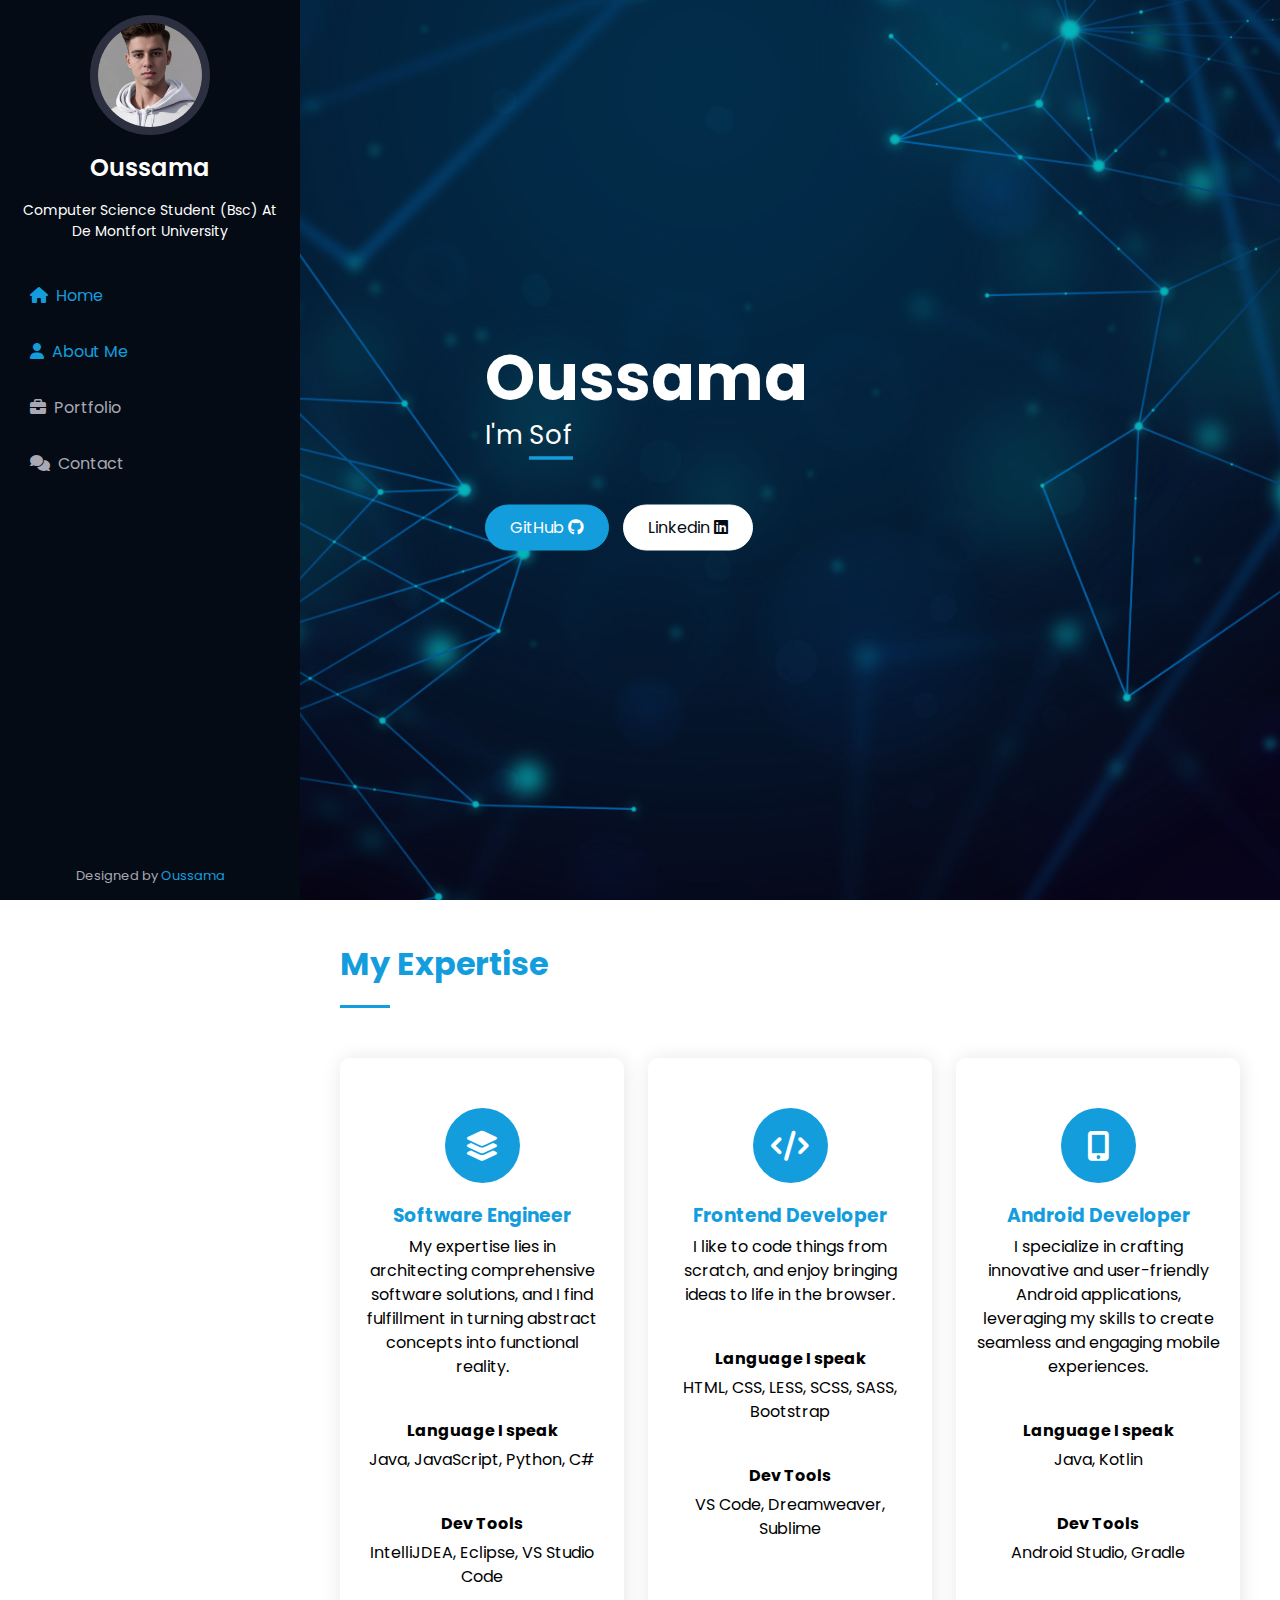
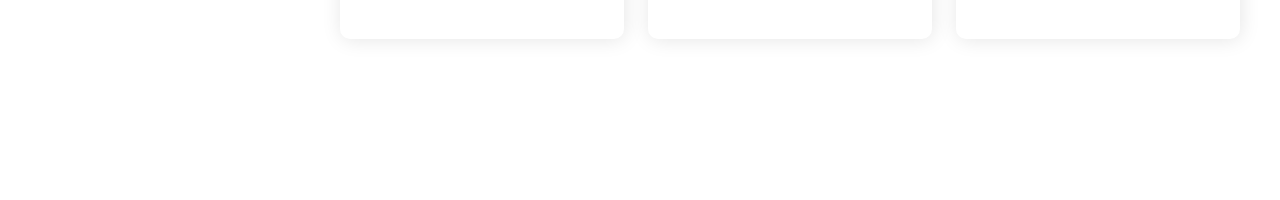
<file: index.html>
<!DOCTYPE html>
<html lang="en">
<head>
    <meta charset="UTF-8" />
    <meta http-equiv="X-UA-compatible" content="IE=edge" />
    <meta name="viewport" content="width=device-width, initial-scale=1.0" />
    <title>Oussama Portfolio</title>
    <!--  CSS Files  -->
    <link
    rel="stylesheet"
    href="https://cdnjs.cloudflare.com/ajax/libs/font-awesome/6.5.1/css/all.min.css"
  />
    <link rel="stylesheet" href="style.css" />
</head>
<body>
  <i class="fa fa-bars mobile-nav-toggle" onclick="toggleMenu(event)"></i>
   <!-- Header Start --> 
   <header id="header">
    <aside class="aside">
        <div class="profile">
            <img src="assets/img/oussama-pic.png" class="profile-img" alt="oussama profile picture">
            <h2><a href="index.html">Oussama</a></h2>
            <p>Computer Science Student (Bsc) At De Montfort University</p>
        </div>
        <!-- Navbar Start -->
        <nav class="nav-menu">
            <ul>
              <li>
                <a href="#" class="active"><i class="fa fa-home"></i>Home</a>
              </li>
              <li>
                <a href="about.html" class="active"><i class="fa fa-user"></i>About Me</a>
              </li>
              <li>
                <a href="#"><i class="fa fa-briefcase"></i>Portfolio</a>
              </li>
              <li>
                <a href="contact.html"><i class="fa fa-comments"></i>Contact</a>
              </li>
            </ul>
          </nav>
          <!-- Navbar End -->
    </aside>
   </header>
   <!-- Header End -->
   <!-- Main Body Start -->
   <main id="main">
    <section id="hero">
        <div class="hero-container">
         <h1>Oussama</h1>
         <p>
           I'm 
           <span
             class="txt-rotate"
             data-period="1000"
             data-rotate='["Software Engineer", "Frontend Developer", "Android Developer" ]'  
             >Software Engineer</span
           >
         </p>
         <div class="hero-action">
            <a href="https://github.com/ossbk" class="btn btn-primary">
              GitHub <i class="fab fa-github"></i>
            </a>
            <a href="https://www.linkedin.com/in/ossbelk01/" class="btn btn-outline-primary">
              Linkedin <i class="fab fa-linkedin"></i>
            </a>
          </div>
        </div>
    </section>
    <section id="technology">
      <div class="section-title">
        <h2>My Expertise</h2>
      </div>
      <div class="three-col">
        <div class="tech-box">
          <div class="tech-icon">
            <i class="fa-solid fa-layer-group"></i>
          </div>
          <h3 class="tech-heading">Software Engineer</h3>
          <p class="tech-desc">
            My expertise lies in architecting comprehensive software solutions, 
            and I find fulfillment in turning abstract concepts into functional 
            reality.
          </p>
          <h4 class="tech-lang">Language I speak</h4>
          <p>Java, JavaScript, Python, C#</p>
          <h4 class="tech-tools">Dev Tools</h4>
          <p>IntelliJDEA, Eclipse, VS Studio Code</p>
      </div>
      <div class="tech-box">
        <div class="tech-icon">
          <i class="fa fa-code"></i>
        </div>
        <h3 class="tech-heading">Frontend Developer</h3>
        <p class="tech-desc">
          I like to code things from scratch, and enjoy bringing ideas to
          life in the browser.
        </p>
        <h4 class="tech-lang">Language I speak</h4>
        <p>HTML, CSS, LESS, SCSS, SASS, Bootstrap</p>
        <h4 class="tech-tools">Dev Tools</h4>
        <p>VS Code, Dreamweaver, Sublime</p>
      </div>

      <div class="tech-box">
        <div class="tech-icon">
          <i class="fa fa-mobile-alt"></i>
        </div>
        <h3 class="tech-heading">Android Developer</h3>
        <p class="tech-desc">
          I specialize in crafting innovative and user-friendly 
          Android applications, leveraging my skills to create 
          seamless and engaging mobile experiences.
        </p>
        <h4 class="tech-lang">Language I speak</h4>
        <p>Java, Kotlin</p>
        <h4 class="tech-tools">Dev Tools</h4>
        <p>Android Studio, Gradle</p>
      </div>
    </div>
    </section>
   </main>
    <!-- Main Body End -->
<!-- Footer Start -->
<footer id="footer">
    <div class="credits">Designed by <a href="#">Oussama</a></div>
</footer>
<!-- Footer End -->  
<!-- JS Files -->
    <script src="assets/js/scripts.js"></script>
</body>
</html>
</file>
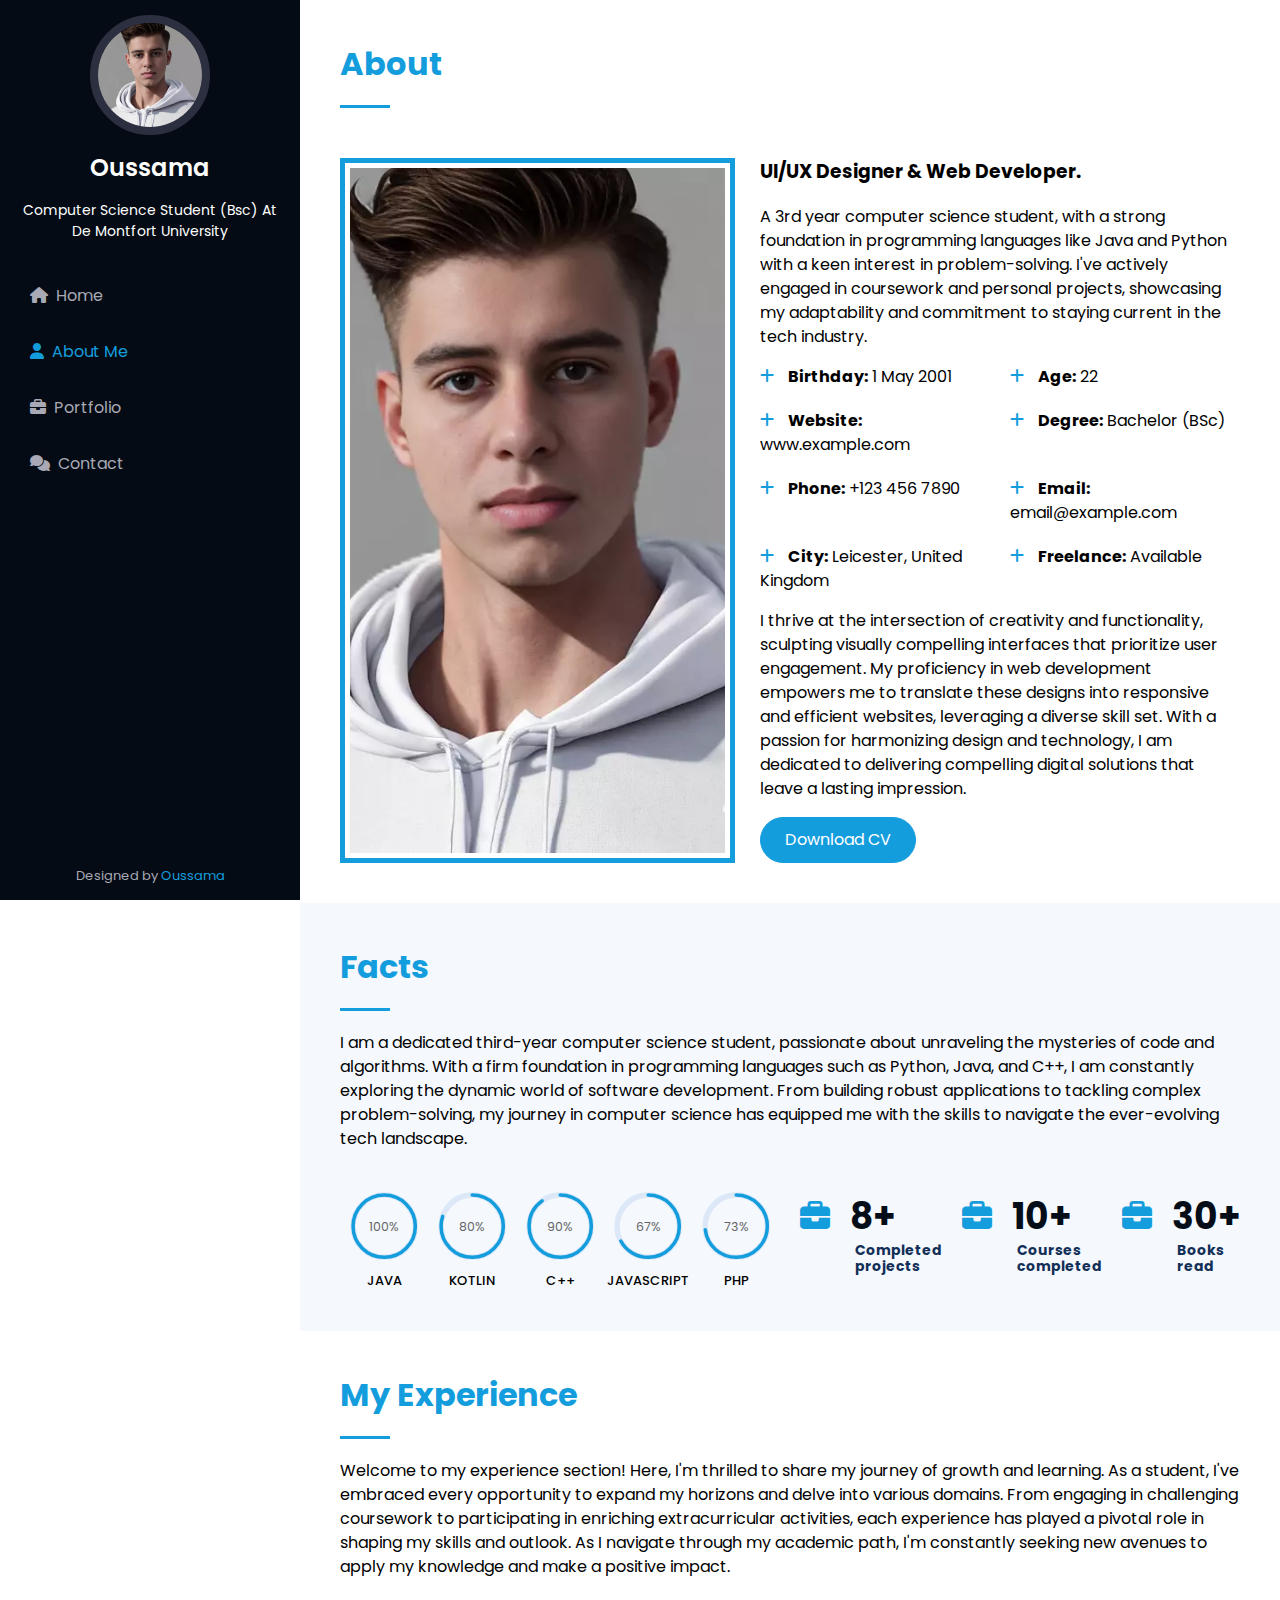
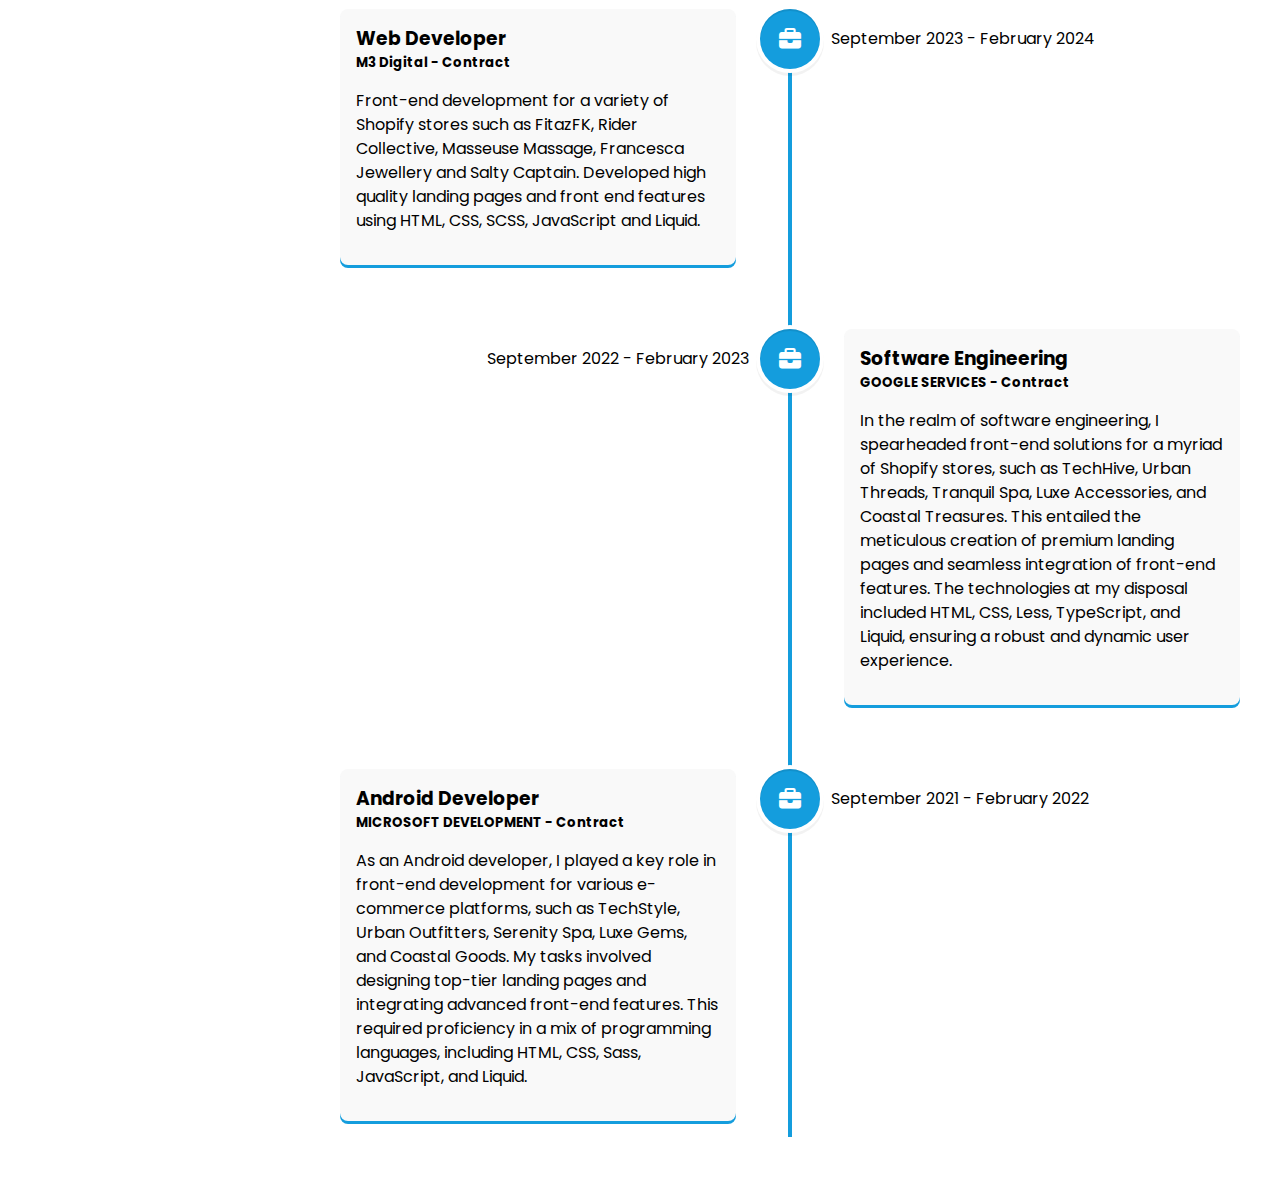
<file: about.html>
<!DOCTYPE html>
<html lang="en">
  <head>
    <meta charset="UTF-8" />
    <meta http-equiv="X-UA-compatible" content="IE=edge" />
    <meta name="viewport" content="width=device-width, initial-scale=1.0" />
    <title>Oussama Portfolio</title>
    <!--  CSS Files  -->
    <link
      rel="stylesheet"
      href="https://cdnjs.cloudflare.com/ajax/libs/font-awesome/6.5.1/css/all.min.css"
    />
    <link rel="stylesheet" href="style.css" />
  </head>
  <body>
    <i class="fa fa-bars mobile-nav-toggle" onclick="toggleMenu(event)"></i>
    <!-- Header Start -->
    <header id="header">
      <aside class="aside">
        <div class="profile">
          <img
            src="assets/img/oussama-pic.png"
            class="profile-img"
            alt="oussama profile picture"
          />
          <h2><a href="index.html">Oussama</a></h2>
          <p>Computer Science Student (Bsc) At De Montfort University</p>
        </div>
        <!-- Navbar Start -->
        <nav class="nav-menu">
          <ul>
            <li>
              <a href="index.html"><i class="fa fa-home"></i>Home</a>
            </li>
            <li>
              <a href="about.html" class="active"
                ><i class="fa fa-user"></i>About Me</a
              >
            </li>
            <li>
              <a href="portfolio.html"
                ><i class="fa fa-briefcase"></i>Portfolio</a
              >
            </li>
            <li>
              <a href="contact.html"><i class="fa fa-comments"></i>Contact</a>
            </li>
          </ul>
        </nav>
        <!-- Navbar End -->
      </aside>
    </header>
    <!-- Header End -->
    <!-- Main Body Start -->
    <main id="main">
      <section id="about">
        <div class="section-title">
          <h2>About</h2>
        </div>
        <div class="one-third-col">
          <div class="about-img">
            <img src="assets/img/oussama-pic.png" alt="" />
          </div>
          <div class="about-content">
            <h3>UI/UX Designer &amp; Web Developer.</h3>
            <p class="fst-italic">
              <p>
                A 3rd year computer science student, with a strong 
                foundation in programming languages like Java and 
                Python with a keen interest in problem-solving. I've 
                actively engaged in coursework and personal projects, 
                showcasing my adaptability and commitment to staying 
                current in the tech industry.
              </p>
            <ul>
              <li>
                <strong><i class="fa-solid fa-plus"></i> Birthday:</strong> 1
                May 2001
              </li>
              <li>
                <strong><i class="fa-solid fa-plus"></i> Age:</strong> 22
              </li>
              <li>
                <strong><i class="fa-solid fa-plus"></i> Website:</strong>
                www.example.com
              </li>
              <li>
                <strong><i class="fa-solid fa-plus"></i> Degree:</strong>
                Bachelor (BSc)
              </li>
              <li>
                <strong><i class="fa-solid fa-plus"></i> Phone:</strong> +123
                456 7890
              </li>
              <li>
                <strong><i class="fa-solid fa-plus"></i> Email:</strong>
                email@example.com
              </li>
              <li>
                <strong><i class="fa-solid fa-plus"></i> City:</strong> Leicester,
                United Kingdom
              </li>
              <li>
                <strong><i class="fa-solid fa-plus"></i> Freelance:</strong>
                Available
              </li>
            </ul>
            <p>
              I thrive at the intersection of creativity and functionality, 
              sculpting visually compelling interfaces that prioritize user
              engagement. My proficiency in web development empowers me to 
               translate these designs into responsive and efficient websites,
              leveraging a diverse skill set. With a passion for harmonizing
              design and technology, I am dedicated to delivering compelling
              digital solutions that leave a lasting impression. 
            </p>
            <a
              href="assets/Oussama_CV.docx"
              class="btn btn-primary"
              download="download"
            >
              Download CV
            </a>
          </div>
        </div>
      </section>
      <section id="facts" class="section-bg">
        <div class="section-title">
          <h2>Facts</h2>
          <p>
            I am a dedicated third-year computer science student, passionate 
            about unraveling the mysteries of code and algorithms. With a 
            firm foundation in programming languages such as Python, Java, 
            and C++, I am constantly exploring the dynamic world of 
            software development. From building robust applications to
             tackling complex problem-solving, my journey in computer 
             science has equipped me with the skills to navigate the 
             ever-evolving tech landscape. 
          </p>
        </div>
        <div class="fact-stats">
          <div class="tech-stack">
            <div class="flex-wrapper">
              <div class="single-chart">
                <svg viewBox="0 0 36 36" class="circular-chart orange">
                  <path
                    class="circle-bg"
                    d="M18 2.0845
                      a 15.9155 15.9155 0 0 1 0 31.831
                      a 15.9155 15.9155 0 0 1 0 -31.831"
                  />
                  <path
                    class="circle"
                    stroke-dasharray="100, 100"
                    d="M18 2.0845
                      a 15.9155 15.9155 0 0 1 0 31.831
                      a 15.9155 15.9155 0 0 1 0 -31.831"
                  />
                  <text x="18" y="20.35" class="percentage">100%</text>
                </svg>
                <p class="skills">JAVA</p>
              </div>
              <div class="single-chart">
                <svg viewBox="0 0 36 36" class="circular-chart green">
                  <path
                    class="circle-bg"
                    d="M18 2.0845
                      a 15.9155 15.9155 0 0 1 0 31.831
                      a 15.9155 15.9155 0 0 1 0 -31.831"
                  />
                  <path
                    class="circle"
                    stroke-dasharray="80, 100"
                    d="M18 2.0845
                      a 15.9155 15.9155 0 0 1 0 31.831
                      a 15.9155 15.9155 0 0 1 0 -31.831"
                  />
                  <text x="18" y="20.35" class="percentage">80%</text>
                </svg>
                <p class="skills">KOTLIN</p>
              </div>
              <div class="single-chart">
                <svg viewBox="0 0 36 36" class="circular-chart blue">
                  <path
                    class="circle-bg"
                    d="M18 2.0845
                      a 15.9155 15.9155 0 0 1 0 31.831
                      a 15.9155 15.9155 0 0 1 0 -31.831"
                  />
                  <path
                    class="circle"
                    stroke-dasharray="90, 100"
                    d="M18 2.0845
                      a 15.9155 15.9155 0 0 1 0 31.831
                      a 15.9155 15.9155 0 0 1 0 -31.831"
                  />
                  <text x="18" y="20.35" class="percentage">90%</text>
                </svg>
                <p class="skills">C++</p>
              </div>

              <div class="single-chart">
                <svg viewBox="0 0 36 36" class="circular-chart blue">
                  <path
                    class="circle-bg"
                    d="M18 2.0845
                      a 15.9155 15.9155 0 0 1 0 31.831
                      a 15.9155 15.9155 0 0 1 0 -31.831"
                  />
                  <path
                    class="circle"
                    stroke-dasharray="67, 100"
                    d="M18 2.0845
                      a 15.9155 15.9155 0 0 1 0 31.831
                      a 15.9155 15.9155 0 0 1 0 -31.831"
                  />
                  <text x="18" y="20.35" class="percentage">67%</text>
                </svg>
                <p class="skills">JAVASCRIPT</p>
              </div>
              <div class="single-chart">
                <svg viewBox="0 0 36 36" class="circular-chart blue">
                  <path
                    class="circle-bg"
                    d="M18 2.0845
                      a 15.9155 15.9155 0 0 1 0 31.831
                      a 15.9155 15.9155 0 0 1 0 -31.831"
                  />
                  <path
                    class="circle"
                    stroke-dasharray="73, 100"
                    d="M18 2.0845
                      a 15.9155 15.9155 0 0 1 0 31.831
                      a 15.9155 15.9155 0 0 1 0 -31.831"
                  />
                  <text x="18" y="20.35" class="percentage">73%</text>
                </svg>
                <p class="skills">PHP</p>
              </div>
            </div>
          </div>
          <div class="facts-counter">
            <div class="count-box">
              <i class="fa fa-briefcase"></i>
              <span class="purecounter">8+</span>
              <p>
                <strong
                  >Completed<br />
                  projects
                </strong>
              </p>
            </div>
            <div class="count-box">
              <i class="fa fa-briefcase"></i>
              <span class="purecounter">10+</span>
              <p>
                <strong>Courses<br />completed </strong>
              </p>
            </div>
            <div class="count-box">
              <i class="fa fa-briefcase"></i>
              <span class="purecounter">30+</span>
              <p>
                <strong>Books<br />read</strong>
              </p>
            </div>
          </div>
        </div>
      </section>
      <section id="experience">
        <div class="section-title">
          <h2>My Experience</h2>
          <p>
            Welcome to my experience section! Here, 
            I'm thrilled to share my journey of growth 
            and learning. As a student, I've embraced every 
            opportunity to expand my horizons and delve 
            into various domains. From engaging in challenging
             coursework to participating in enriching extracurricular 
             activities, each experience has played a pivotal role 
             in shaping my skills and outlook. As I navigate through 
             my academic path, I'm constantly seeking new avenues 
             to apply my knowledge and make a positive impact. 
          </p>
        </div>
        <div class="vertical-timeline">
          <div class="timeline-element">
            <span class="timeline-element-icon"
              ><i class="fa fa-briefcase"></i
            ></span>
            <div class="timeline-element-content">
              <div class="timeline-element-content-arrow"></div>
              <div class="Experience-title">
                <h3>Web Developer</h3>
                <h5>M3 Digital - Contract</h5>
              </div>
              <p>
                Front-end development for a variety of Shopify stores such as
                FitazFK, Rider Collective, Masseuse Massage, Francesca Jewellery
                and Salty Captain. Developed high quality landing pages and
                front end features using HTML, CSS, SCSS, JavaScript and Liquid.
              </p>
              <span class="timeline-element-date"
                >September 2023 - February 2024</span
              >
            </div>
          </div>
          <div class="timeline-element">
            <span class="timeline-element-icon"
              ><i class="fa fa-briefcase"></i
            ></span>
            <div class="timeline-element-content">
              <div class="timeline-element-content-arrow"></div>
              <div class="Experience-title">
                <h3>Software Engineering</h3>
                <h5>GOOGLE SERVICES - Contract</h5>
              </div>
              <p>
                In the realm of software engineering, I spearheaded front-end 
                solutions for a myriad of Shopify stores, such as TechHive, 
                Urban Threads, Tranquil Spa, Luxe Accessories, and Coastal Treasures.
                 This entailed the meticulous creation of premium landing pages and 
                 seamless integration of front-end features. The technologies at my 
                 disposal included HTML, CSS, Less, TypeScript, and Liquid, ensuring 
                 a robust and dynamic user experience.
              </p>
              <span class="timeline-element-date"
                >September 2022 - February 2023</span
              >
            </div>
          </div>
          <div class="timeline-element">
            <span class="timeline-element-icon"
              ><i class="fa fa-briefcase"></i
            ></span>
            <div class="timeline-element-content">
              <div class="timeline-element-content-arrow"></div>
              <h3>Android Developer</h3>
              <h5>MICROSOFT DEVELOPMENT - Contract</h5>
              <p>
                As an Android developer, I played a key role in front-end 
                development for various e-commerce platforms, such as TechStyle, 
                Urban Outfitters, Serenity Spa, Luxe Gems, and Coastal Goods. 
                My tasks involved designing top-tier landing pages and integrating 
                advanced front-end features. This required proficiency in a mix of 
                programming languages, including HTML, CSS, Sass, JavaScript, and Liquid.
              </p>
              <span class="timeline-element-date"
                >September 2021 - February 2022</span
              >
            </div>
          </div>
        </div>
      </section>
    </main>
    <!-- Main Body End -->
    <!-- Footer Start -->
    <footer id="footer">
      <div class="credits">Designed by <a href="#">Oussama</a></div>
    </footer>
    <!-- Footer End -->
    <!-- JS Files -->
    <script src="assets/js/scripts.js"></script>
  </body>
</html>
</file>
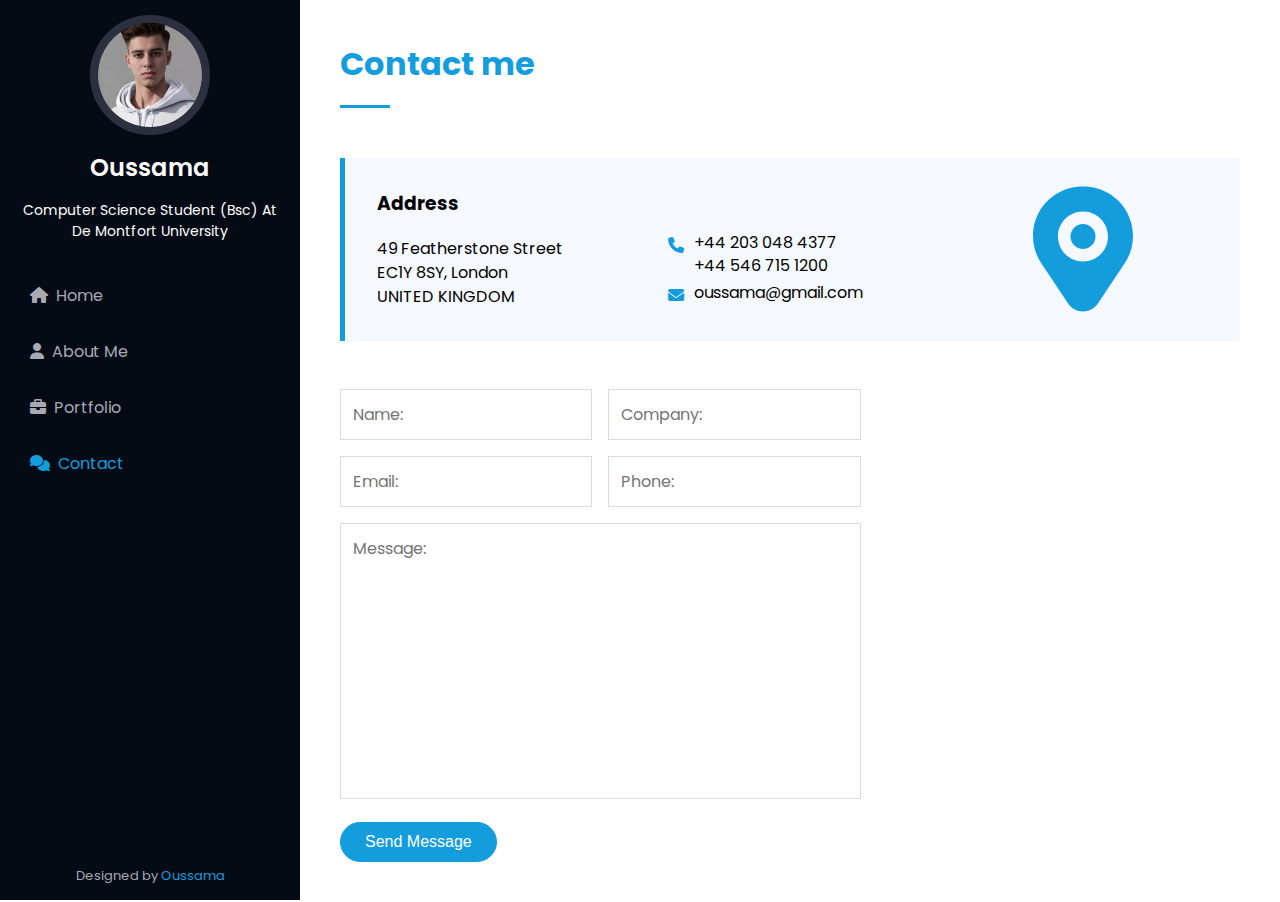
<file: contact.html>
<!DOCTYPE html>
<html lang="en">
  <head>
    <meta charset="UTF-8" />
    <meta http-equiv="X-UA-compatible" content="IE=edge" />
    <meta name="viewport" content="width=device-width, initial-scale=1.0" />
    <title>Oussama Portfolio</title>
    <!--  CSS Files  -->
    <link
      rel="stylesheet"
      href="https://cdnjs.cloudflare.com/ajax/libs/font-awesome/6.5.1/css/all.min.css"
    />
    <link rel="stylesheet" href="style.css" />
  </head>
  <body>
    <i class="fa fa-bars mobile-nav-toggle" onclick="toggleMenu(event)"></i>
    <!-- Header Start -->
    <header id="header">
      <aside class="aside">
        <div class="profile">
          <img
            src="assets/img/oussama-pic.png"
            class="profile-img"
            alt="oussama profile picture"
          />
          <h2><a href="index.html">Oussama</a></h2>
          <p>Computer Science Student (Bsc) At De Montfort University</p>
        </div>
        <!-- Navbar Start -->
        <nav class="nav-menu">
          <ul>
            <li>
              <a href="index.html"><i class="fa fa-home"></i>Home</a>
            </li>
            <li>
              <a href="about.html"><i class="fa fa-user"></i>About Me</a>
            </li>
            <li>
              <a href="portfolio.html"
                ><i class="fa fa-briefcase"></i>Portfolio</a
              >
            </li>
            <li>
              <a href="contact.html" class="active"
                ><i class="fa fa-comments"></i>Contact</a
              >
            </li>
          </ul>
        </nav>
        <!-- Navbar End -->
      </aside>
    </header>
    <!-- Header End -->
    <!-- Main Body Start -->
    <main id="main">
      <section id="contact">
        <div class="section-title">
          <h2>Contact me</h2>                                      
        </div>
        <div class="contact-address">
            <h3>Address</h3>
            <div class="address-outer">
              <div class="address-info">
                <p class="location">
                  49 Featherstone Street <br />
                  EC1Y 8SY, London <br />
                  UNITED KINGDOM
                </p>
                <div class="contact-info">
                  <p class="phone">
                    <i class="fa fa-phone"></i>
                    <span>
                      <a href="tel:442030484377">+44 203 048 4377</a>
                      <a href="tel:442030484377">+44 546 715 1200</a>
                    </span>
                  </p>
                  <p>
                    <i class="fa fa-envelope"></i>
                    <a href="email:oussama@gmail.com">oussama@gmail.com</a>
                  </p>
                </div>
              </div>
              <div class="location-pin">
                <?xml version="1.0" encoding="utf-8"?><!-- Uploaded to: SVG Repo, www.svgrepo.com, Generator: SVG Repo Mixer Tools -->
                <svg
                  width="800px"
                  height="800px"
                  viewBox="0 0 24 24"
                  fill="none"
                  xmlns="http://www.w3.org/2000/svg"
                >
                  <path
                    d="M10 10C10 8.89543 10.8954 8 12 8C13.1046 8 14 8.89543 14 10C14 11.1046 13.1046 12 12 12C10.8954 12 10 11.1046 10 10Z"
                    fill="#149ddd"
                  />
                  <path
                    fill-rule="evenodd"
                    clip-rule="evenodd"
                    d="M7.84129 3.12904C9.07122 2.39108 10.4805 2 11.9155 2H12.0845C13.5195 2 14.9288 2.39108 16.1587 3.12904C18.5391 4.55727 20 7.1321 20 9.90941C20 11.47 19.5381 12.9957 18.6724 14.2942L14.3868 20.7227C13.8547 21.5207 12.9591 22 12 22C11.0409 22 10.1453 21.5207 9.61325 20.7227L5.3276 14.2942C4.46194 12.9957 4 11.47 4 9.90941C4 7.13211 5.46089 4.55727 7.84129 3.12904ZM12 6C9.79086 6 8 7.79086 8 10C8 12.2091 9.79086 14 12 14C14.2091 14 16 12.2091 16 10C16 7.79086 14.2091 6 12 6Z"
                    fill="#149ddd"
                  />
                </svg>
              </div>
            </div>
          </div>
          <div class="contact-bottom">
            <div class="contact-form">
              <form id="contactForm">
                <div class="form-group">
                  <input type="text" id="fname" placeholder="Name:" class="form-field" />
                </div>
                <div class="form-group">
                  <input type="text" id="company" placeholder="Company:" class="form-field" />
                </div>
                <div class="form-group">
                  <input type="email" id="email" placeholder="Email:" class="form-field" />
                </div>
                <div class="form-group">
                  <input type="text" id="phone" placeholder="Phone:" class="form-field" />
                </div>
                <div class="form-group w-100">
                  <textarea id="message" placeholder="Message:" rows="10" class="form-field"></textarea>
                </div>
                <button type="submit" class="btn btn-primary">
                  Send Message
                </button>
              </form>
            </div>
            <div class="contact-map">
              <iframe
                src="https://www.google.com/maps/embed?pb=!1m18!1m12!1m3!1d19866.22538622695!2d-0.09654866523437496!3d51.50811240000001!2m3!1f0!2f0!3f0!3m2!1i1024!2i768!4f13.1!3m3!1m2!1s0x48760349331f38dd%3A0xa8bf49dde1d56467!2sTower%20of%20London!5e0!3m2!1sen!2s!4v1713212321361!5m2!1sen!2s"
                height="396"
                style="border: 0"
                allowfullscreen=""
                loading="lazy"
                referrerpolicy="no-referrer-when-downgrade"
              ></iframe>
            </div>
          </div>
      </section>
    </main>
    <!-- Main Body End -->
    <!-- Footer Start -->
    <footer id="footer">
      <div class="credits">Designed by <a href="#">Oussama</a></div>
    </footer>
    <!-- Footer End -->
    <!-- JS Files -->
    <script src="assets/js/scripts.js"></script>
    <script src="assets/js/contact.js"></script>
  </body>
</html>
</file>
<file: style.css>
@import url("assets/css/variables.css");
body {
  margin: 0;
  font-size: 16px;
  line-height: 1.5;
  font-family: var(--font);
}
* {
  text-decoration: none;
  box-sizing: border-box;
}
ul {
  list-style: none;
}
a,
a:hover {
  color: var(--primary);
}
.btn {
  font-size: 16px;
  transition: 0.4s;
  padding: 10px 24px;
  border-radius: 25px;
  display: inline-block;
  border: 1px solid var(--primary);
}
.btn + .btn {
  margin-left: 10px;
}
.btn-primary {
  color: var(--white);
  background: var(--primary);
}
.btn-primary:hover {
  color: var(--white);
  background: #37b3ed;
}
.btn-outline-primary {
  color: var(--dark);
  background: var(--white);
  border: 1px solid var(--white);
}
.btn-outline-primary:hover {
  color: var(--dark);
  background: #ebebeb;
}
#header {
  top: 0;
  left: 0;
  bottom: 0;
  z-index: 99;
  width: 300px;
  position: fixed;
  padding: 0 15px;
  overflow-y: auto;
  background: var(--dark);
  transition: all 0.5s ease-in-out;
}
#header .profile .profile-img {
  width: 120px;
  display: block;
  margin: 15px auto;
  border-radius: 999px;
  border: 8px solid #2c2f3f;
}
#header .profile h2 {
  margin: 0;
  padding: 0;
  font-size: 24px;
  font-weight: 600;
  text-align: center;
  font-family: "Poppins", sans-serif;
}
#header .profile p {
  font-size: 14px;
  margin-bottom: 0;
  text-align: center;
  color: var(--white);
}
#header .profile a {
  color: var(--white);
}
#header .profile .social-links {
  margin-top: 16px;
  text-align: center;
}
#header .profile .social-links a {
  width: 36px;
  height: 36px;
  font-size: 18px;
  transition: 0.3s;
  line-height: 37px;
  margin-right: 4px;
  text-align: center;
  color: var(--white);
  border-radius: 999px;
  background: #212431;
  display: inline-block;
}
#header .profile .social-links a:hover {
  background: var(--primary);
}
.nav-menu {
  padding: 30px 0;
}
.nav-menu * {
  margin: 0;
  padding: 0;
  list-style: none;
}
.nav-menu a {
  font-size: 16px;
  transition: 0.3s;
  margin-bottom: 8px;
  padding: 12px 15px;
  color: var(--light);
  display: inline-block;
}
.nav-menu a i {
  padding-right: 8px;
}
.nav-menu a:hover,
.nav-menu a.active {
  color: var(--primary);
}
#main,
section {
  min-height: 100vh;
}
section {
  padding: 40px;
}
.section-bg {
  background: #f5f8fd;
}
.section-title {
  padding-bottom: 30px;
}
.section-title h2 {
  font-size: 32px;
  margin: 0 0 20px;
  font-weight: bold;
  position: relative;
  padding-bottom: 20px;
  color: var(--primary);
}
.section-title h2::after {
  left: 0;
  bottom: 0;
  width: 50px;
  height: 3px;
  content: "";
  display: block;
  position: absolute;
  background: var(--primary);
}
.section-title p {
  margin-bottom: 0;
}
#main {
  margin-left: 300px;
  width: calc(100% - 300px);
  transition: all 0.5s ease-in-out;
}
#hero {
  background: url(assets/img/6938839_3409297.jpg) no-repeat;
  background-size: cover;
  background-attachment: fixed;
  background-position: top center;
}
#hero:before {
  top: 0;
  left: 0;
  right: 0;
  bottom: 0;
  z-index: 1;
  content: "";
  position: absolute;
  background: rgba(5, 13, 24, 0.3);
}
#hero .hero-container {
  top: 50%;
  left: 50%;
  z-index: 2;
  max-width: 400px;
  position: absolute;
  margin-left: -155px;
  transform: translateY(-50%);
}
#hero .hero-container h1 {
  font-size: 64px;
  font-weight: 700;
  line-height: 56px;
  margin: 0 0 10px 0;
  color: var(--white);
}
#hero p {
  font-size: 26px;
  color: var(--white);
  margin: 0 0 50px;
}
#hero p span {
  padding-bottom: 4px;
  letter-spacing: 1px;
  border-bottom: 3px solid var(--primary);
}
.three-col {
  gap: 1.5rem;
  display: flex;
  flex-wrap: wrap;
}
.three-col .tech-box {
  text-align: center;
  padding: 50px 20px;
  border-radius: 10px;
  flex: 1 calc(33.33333% - 1.5rem);
  box-shadow: 1px 1px 20px rgb(0 0 0 / 10%);
}
.three-col .tech-box .tech-icon {
  width: 75px;
  height: 75px;
  margin: auto;
  line-height: 75px;
  color: var(--white);
  border-radius: 999px;
  background: var(--primary);
}
.three-col .tech-box .tech-icon i {
  font-size: 30px;
  line-height: 75px;
}
.three-col .tech-box .tech-heading {
  margin-bottom: 5px;
  color: var(--primary);
}
.three-col .tech-box p {
  margin: 0;
}

.three-col .tech-box .tech-lang,
.three-col .tech-box .tech-tools {
  margin: 40px 0 5px;
}


#footer {
  left: 0;
  bottom: 0;
  z-index: 99;
  width: 300px;
  padding: 15px;
  font-size: 14px;
  position: fixed;
  color: var(--white);
  background: #040b14;
}
#footer .copyright {
  text-align: center;
}
#footer .credits {
  font-size: 13px;
  padding-top: 5px;
  text-align: center;
  color: var(--light);
}
.mobile-nav-toggle {
  top: 15px;
  border: 0;
  width: 40px;
  right: 15px;
  height: 40px;
  z-index: 9998;
  display: none;
  line-height: 0;
  position: fixed;
  cursor: pointer;
  font-size: 20px;
  color: var(--white);
  align-items: center;
  border-radius: 50px;
  transition: all 0.4s;
  justify-content: center;
  outline: none !important;
  background-color: var(--primary);
}
.mobile-nav-active {
  overflow: hidden;
}
.mobile-nav-active #header {
  left: 0;
}
.one-third-col {
  gap: 25px;
  display: flex;
}
.one-third-col .about-img {
  flex: 1 395px;
  flex-shrink: 0;
  border: 5px solid var(--primary);
  padding: 5px;
}
.one-third-col .about-img img {
  max-width: 100%;
  width: 100%;
  height: 100%;
  object-fit: cover;
}
.one-third-col .about-content {
  flex: 1 calc(100% - 395px);
}
.one-third-col .about-content h3 {
  margin-top: 0;
}
.one-third-col .about-content ul {
  gap: 20px;
  padding: 0;
  display: flex;
  flex-wrap: wrap;
}
.one-third-col .about-content ul li {
  flex-wrap: wrap;
  flex: 1 calc(50% - 20px);
}
.one-third-col .about-content ul li strong i {
  margin-right: 10px;
  color: var(--primary);
}

.facts-counter {
  .count-box {
    i {
      float: left;
      display: block;
      font-size: 30px;
      margin-top: 4px;
      color: #149ddd;
    }
    span {
      display: block;
      font-size: 36px;
      font-weight: 700;
      color: #050d18;
      margin-left: 50px;
      line-height: 40px;
    }
    p {
      font-size: 14px;
      color: #122f57;
      line-height: 16px;
      margin: 5px 0 0 55px;
    }
  }
}
.fact-stats {
  gap: 1.25rem;
  display: flex;
  align-items: center;
  justify-content: space-between;
  .tech-stack {
    width: 50%;
  }
  .facts-counter {
    gap: 1.25rem;
    width: 50%;
    display: flex;
    justify-content: flex-end;
  }
}


#facts {
  padding: 40px;
  min-height: auto;
}
#facts .section-title h2 {
  margin-top: 0;
}
.vertical-timeline {
  overflow: hidden;
  padding: 0 0 1rem;
  position: relative;
}
.vertical-timeline:before {
  top: 0;
  left: 50%;
  width: 4px;
  content: "";
  height: 100%;
  margin-left: -2px;
  position: absolute;
  background: var(--primary);
}
.vertical-timeline .timeline-element + .timeline-element {
  margin-top: 4rem;
}
.vertical-timeline .timeline-element .timeline-element-content {
  width: 44%;
  padding: 16px;
  position: relative;
  border-radius: 0.5rem;
  background: #f9f9f9;
  box-shadow: 0 3px 0 var(--primary);
}
.vertical-timeline .timeline-element .timeline-element-date {
  top: 6px;
  left: 124%;
  padding: 12px 0;
  font-size: 16px;
  text-wrap: nowrap;
  position: absolute;
}
.vertical-timeline .timeline-element h3,
.vertical-timeline .timeline-element h5 {
  margin: 0;
}
.vertical-timeline .timeline-element .timeline-element-icon {
  left: 50%;
  width: 60px;
  height: 60px;
  display: flex;
  font-size: 22px;
  margin-left: -30px;
  position: absolute;
  color: #040b148a;
  border-radius: 100%;
  align-items: center;
  justify-content: center;
  background: var(--primary);
  box-shadow: 0 0 0 4px #fff, inset 0 2px 0 rgba(0, 0, 0, 0.08),
    0 3px 0 4px rgba(0, 0, 0, 0.05);
}
.vertical-timeline .timeline-element .timeline-element-icon i {
  color: #fff;
}
.vertical-timeline .timeline-element:nth-child(2n) {
  display: flex;
  justify-content: flex-end;
}
.vertical-timeline .timeline-element:nth-child(2n) .timeline-element-date {
  right: 124%;
  left: inherit;
}
#loader {
  width: 100px;
  margin: auto;
  display: flex;
  align-items: center;
  justify-content: center;
}
.portfolio-wrap.tech-box {
  padding: 0;
  text-align: left;
}
.portfolio-wrap .portfolio-image {
  cursor: pointer;
  overflow: hidden;
  position: relative;
  border-radius: 10px 10px 0 0;
}
.portfolio-wrap .portfolio-image:hover img {
  filter: inherit;
  transform: scale(1.05);
}
.portfolio-wrap .portfolio-image img {
  width: 100%;
  height: 300px;
  object-fit: cover;
  transform: scale(1);
  filter: grayscale(1);
  transition: all 0.5s ease;
}
.portfolio-wrap .portfolio-image .portfolio-info {
  bottom: 0;
  gap: 0.5rem;
  width: 100%;
  display: flex;
  color: #fff;
  flex-wrap: wrap;
  text-align: center;
  position: absolute;
  padding: 10px 15px;
  align-items: center;
  justify-content: space-between;
  background: var(--primary);
}
.portfolio-wrap .portfolio-image .portfolio-info .portfolio-title {
  color: #fff;
}
.portfolio-wrap .portfolio-image .portfolio-info .portfolio-link {
  gap: 5px;
  color: #fff;
  display: flex;
  font-size: 12px;
  padding: 4px 12px;
  border-radius: 25px;
  align-items: center;
  border: 1px solid #fff;
  transition: all 0.5s ease;
}
.portfolio-wrap .portfolio-image .portfolio-info .portfolio-link:hover {
  background: #fff;
  color: var(--primary);
}
.portfolio-wrap .portfolio-description {
  padding: 10px 15px;
}
.portfolio-wrap .portfolio-description p {
  font-size: 13px;
  margin: 0 0 10px;
}
.portfolio-wrap .portfolio-description .portfolio-tools {
  display: flex;
  font-size: 14px;
}
.portfolio-wrap .portfolio-description .portfolio-tools strong {
  color: var(--primary);
}
.portfolio-wrap .portfolio-description .portfolio-tools ul {
  margin: 0;
  gap: 26px;
  display: flex;
  list-style: disc;
  padding: 0 0 0 0.5rem;
}
.portfolio-wrap .portfolio-description .portfolio-tools ul li:first-child {
  list-style: none;
}
.contact-address {
  padding: 2rem;
  margin-bottom: 3rem;
  background: #f5f8fd;
  border-left: 5px solid var(--primary);
}
.contact-address h3 {
  margin-top: 0;
}
.contact-address .address-outer {
  display: flex;
}
.contact-address .address-outer .address-info {
  width: 70%;
  display: flex;
}
.contact-address .address-outer .location-pin {
  width: 30%;
  text-align: center;
}
.contact-address .address-outer .location-pin svg {
  width: 150px;
  height: 150px;
  margin: -70px 0 -70px;
}
.contact-address .address-outer .address-info .location,
.contact-address .address-outer .address-info .contact-info {
  width: 50%;
}
.contact-address .address-outer .address-info .location {
  margin: 0;
}
.contact-address .address-outer .address-info .contact-info p {
  margin: 0;
  gap: 10px;
  display: flex;
  line-height: 0.8;
  align-items: flex-start;
}
.contact-address .address-outer .address-info .contact-info i {
  color: var(--primary);
}
.contact-address .address-outer .address-info .contact-info p a {
  color: #000;
  display: flex;
}
.contact-address .address-outer .address-info .contact-info p a + a {
  margin-top: 10px;
}
.contact-address .address-outer .address-info .contact-info p + p {
  margin-top: 15px;
}
.contact-bottom {
  gap: 2rem;
  display: flex;
  width: calc(100% - 2rem);
}
.contact-bottom .contact-form {
  width: 60%;
  flex-shrink: 0;
}
.contact-bottom .contact-form form {
  gap: 1rem;
  display: flex;
  flex-wrap: wrap;
}
.contact-bottom .contact-form form .form-group {
  width: calc(50% - 0.5rem);
}
.contact-bottom .contact-form form .form-group .form-field {
  width: 100%;
  padding: 12px;
  font-size: 16px;
  font-family: var(--font);
  border: 1px solid #dbdbdb;
}
.contact-bottom .contact-form form .form-group textarea.form-field {
  resize: none;
}
.contact-bottom .contact-form form .form-group .form-field:focus {
  outline: none;
  border: 1px solid var(--primary);
}
.contact-bottom .contact-form form .form-group.w-100,
.contact-bottom .contact-map iframe {
  width: 100%;
}
.contact-bottom .contact-map {
  flex-shrink: 0;
  width: 40%;
}
.contact-bottom .contact-map .social-links {
  gap: 10px;
  display: flex;
  margin-top: 17px;
  justify-content: flex-end;
}
.contact-bottom .contact-map .social-links a {
  width: 40px;
  height: 40px;
  color: #fff;
  display: flex;
  font-size: 22px;
  border-radius: 3px;
  align-items: center;
  justify-content: center;
  background: var(--primary);
}
.flex-wrapper {
  display: flex;
  flex-flow: row nowrap;
}
.single-chart {
  width: 33%;
  justify-content: space-around;
}
.circular-chart {
  display: block;
  max-width: 80%;
  margin: 10px auto;
  max-height: 250px;
}
.circle-bg {
  fill: none;
  stroke: #dce8f8;
  stroke-width: 2.8;
}
.circle {
  fill: none;
  stroke-width: 1.8;
  stroke-linecap: round;
  stroke: var(--primary);
  animation: progress 1s ease-out forwards;
}
@keyframes progress {
  0% {
    stroke-dasharray: 0 100;
  }
}
.percentage {
  fill: #666;
  font-size: 0.4em;
  text-anchor: middle;
}
.skills {
  font-size: 13px;
  font-weight: 500;
  text-transform: uppercase;
  margin: 0;
  text-align: center;
}

/* Media Code */
@media (max-width: 1200px) {
  .fact-stats {
    align-items: start;
    flex-direction: column;
    .facts-counter,
    .tech-stack {
      width: 100%;
    }
    .facts-counter {
      margin-top: 1.25rem;
      justify-content: center;
    }
  }
}
@media (max-width: 950px) {
  .mobile-nav-toggle {
    display: inline-flex;
  }
  footer {
    display: none;
  }
  #header {
    left: -300px;
  }
  #main {
    margin: 0;
    width: 100%;
  }
  .one-third-col {
    flex-wrap: wrap;
  }
  .three-col .tech-box,
  .one-third-col .about-img,
  .one-third-col .about-content,
  .one-third-col .about-content ul li {
    flex: 1 100%;
  }
}
@media (max-width: 768px) {
  #hero .hero-container h1 {
    font-size: 28px;
    line-height: 36px;
  }
  .one-third-col,
  .contact-bottom,
  .contact-address .address-outer .address-info {
    flex-wrap: wrap;
  }
  .three-col .tech-box,
  .one-third-col .about-img,
  .one-third-col .about-content,
  .one-third-col .about-content ul li {
    flex: 1 100%;
  }
  .vertical-timeline:before {
    left: 25px;
  }
  .vertical-timeline .timeline-element {
    display: flex;
    justify-content: flex-end;
  }
  .vertical-timeline .timeline-element .timeline-element-content {
    margin-left: 10%;
    width: calc(100% - 70px);
  }
  .vertical-timeline .timeline-element .timeline-element-date {
    position: inherit;
    left: inherit !important;
    right: inherit !important;
  }
  .vertical-timeline .timeline-element .timeline-element-icon {
    left: 0;
    width: 50px;
    height: 50px;
    margin-left: 0;
  }
  .contact-bottom .contact-form,
  .contact-bottom .contact-map,
  .contact-bottom,
  .contact-address .address-outer .address-info .location,
  .contact-address .address-outer .address-info .contact-info {
    width: 100%;
  }
  .contact-address .address-outer .address-info .location {
    margin-bottom: 1.5rem;
  }
  .contact-address .address-outer .location-pin svg {
    width: 120px;
    height: 120px;
    margin: -70px 0 -70px;
  }
  .portfolio-wrap .portfolio-description .portfolio-tools {
    flex-wrap: wrap;
  }
  .portfolio-wrap .portfolio-description .portfolio-tools ul {
    padding: 0;
    width: 100%;
  }
}
@media (max-width: 575px) {
  .facts-counter,
  .flex-wrapper {
    flex-wrap: wrap;
  }
  .facts-counter .count-box {
    width: 100%;
  }
  .facts-counter .count-box br {
    display: none;
  }
}
@media (max-width: 480px) {
  .contact-address .address-outer {
    flex-wrap: wrap;
  }
  .contact-address .address-outer .address-info {
    width: 100%;
  }
  .contact-address .address-outer .location-pin {
    display: none;
  }
}
</file>
